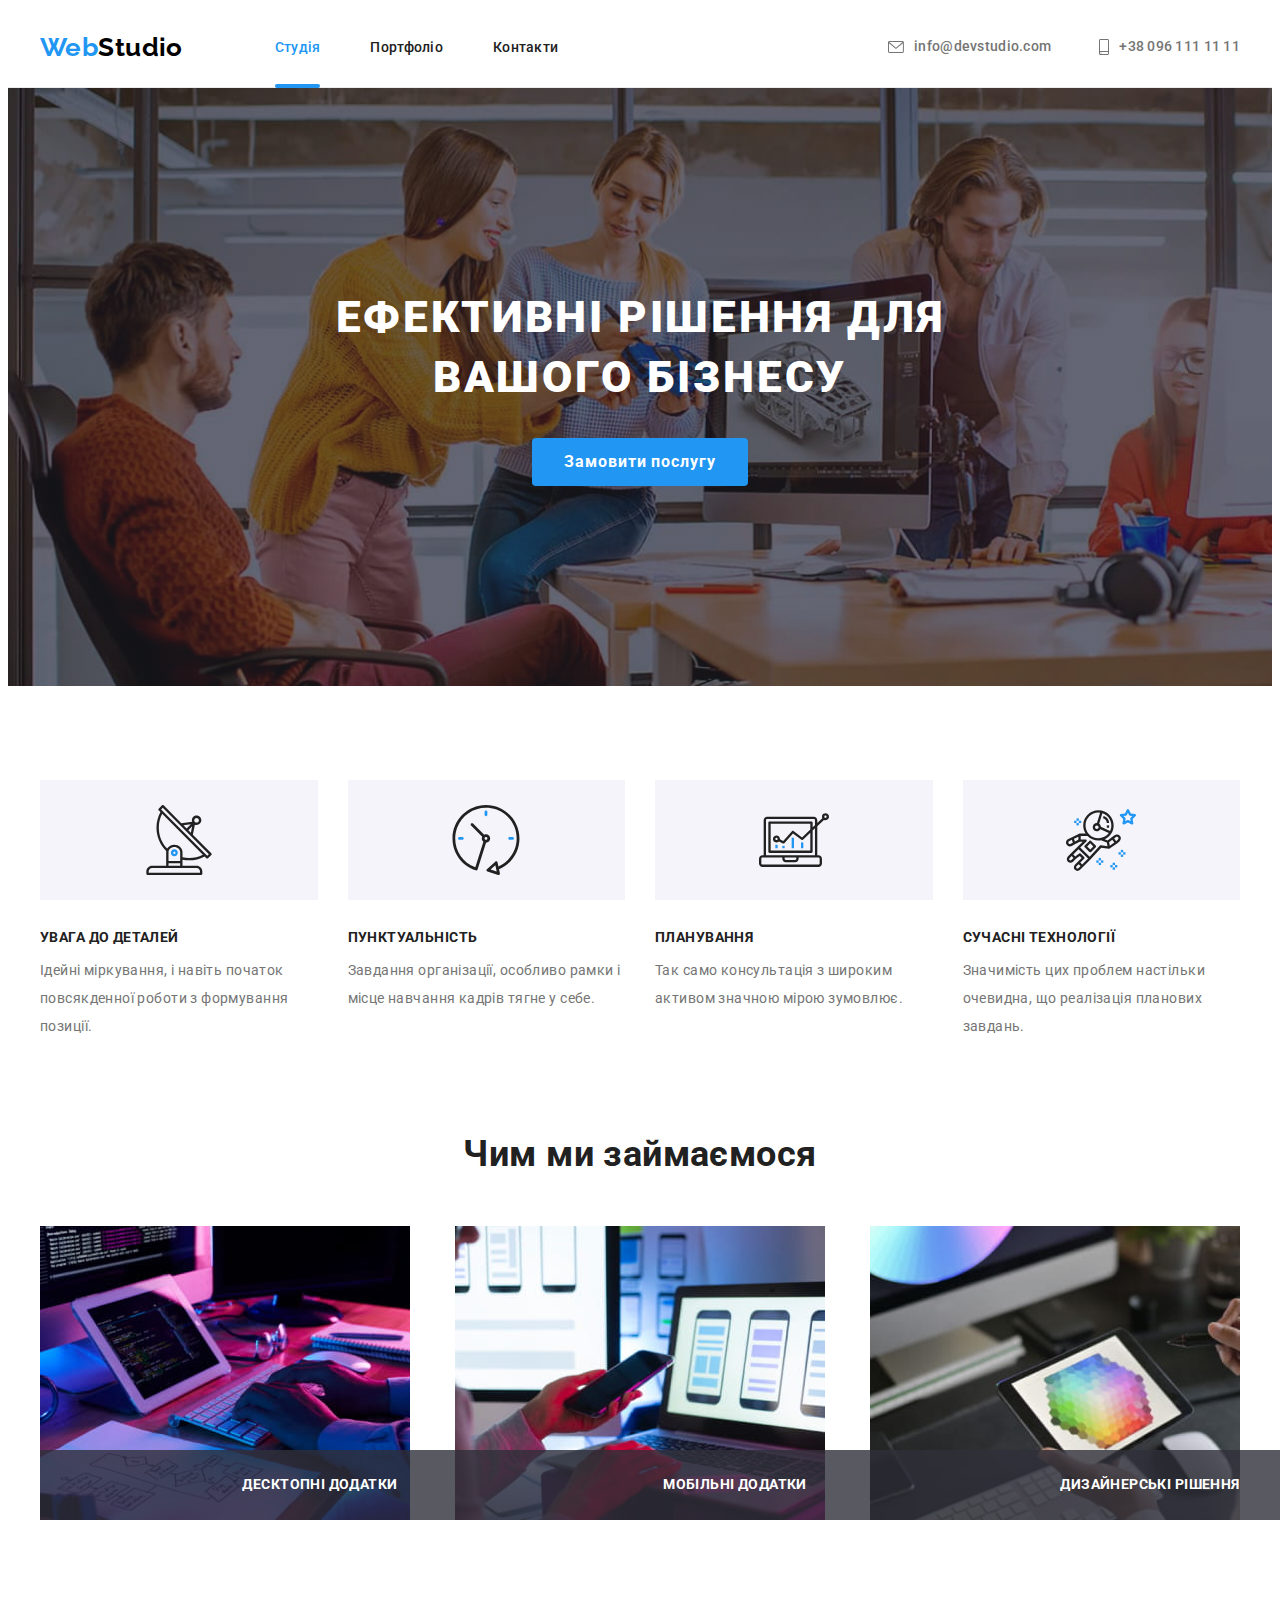
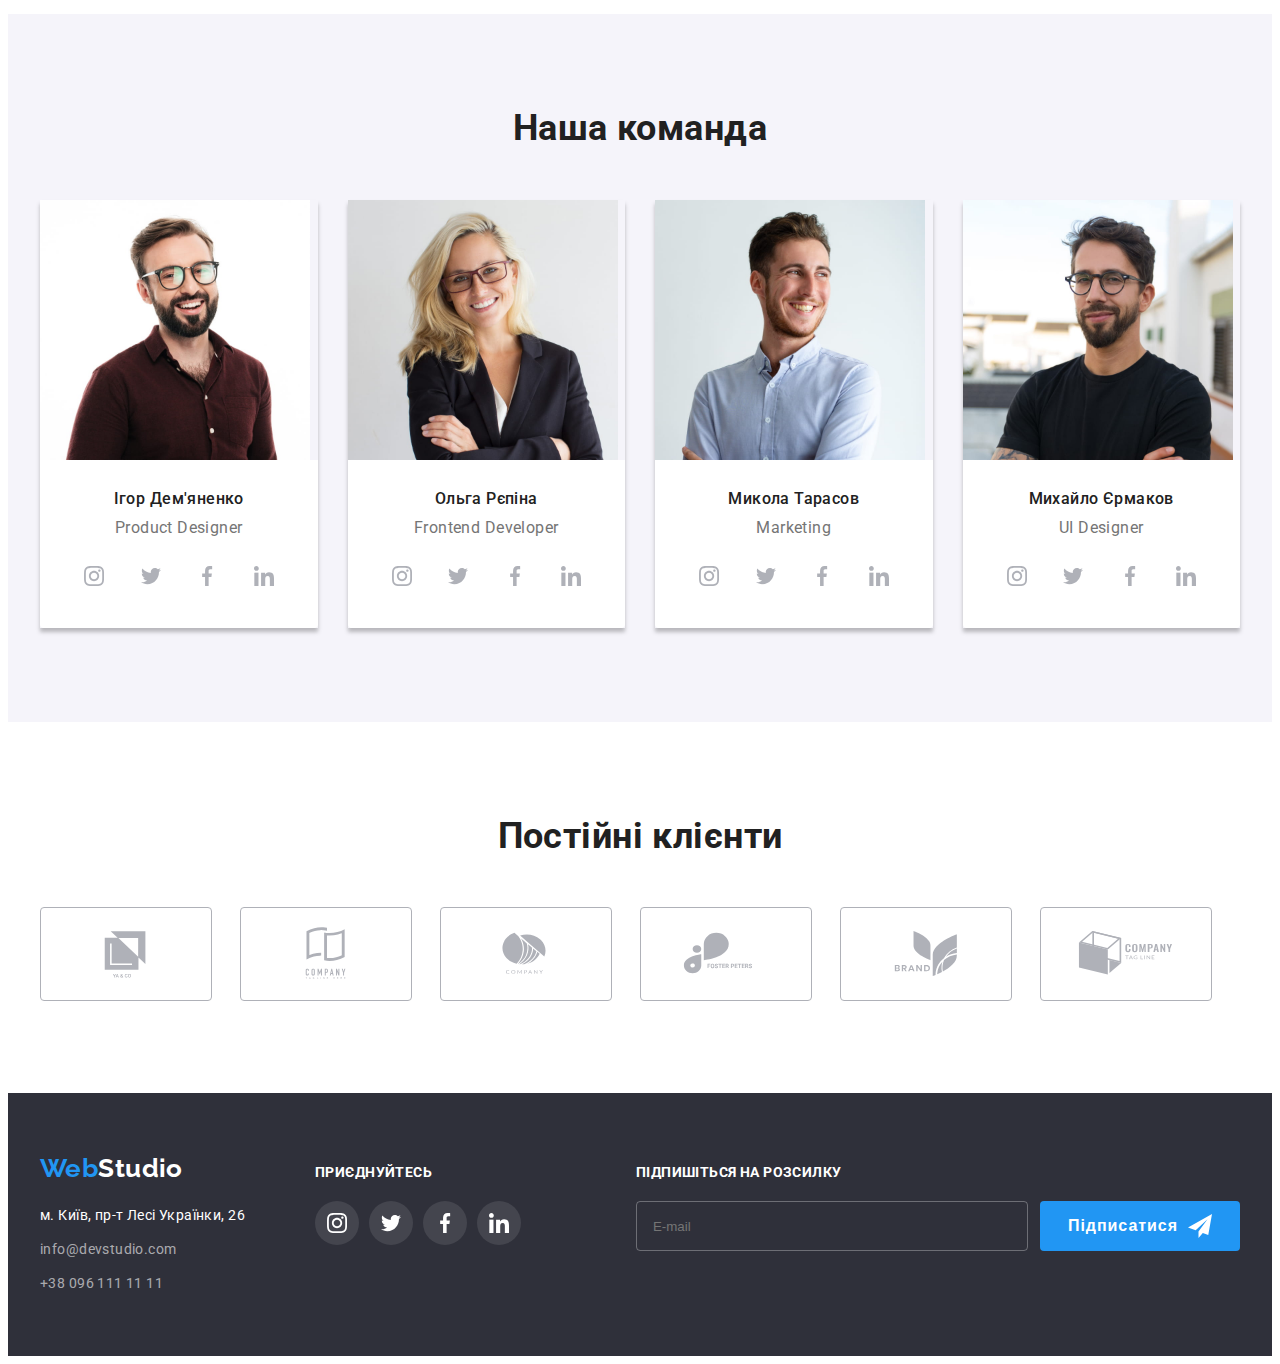
<file: index.html>
<!DOCTYPE html>
<html lang="uk">
<head>
    <meta charset="UTF-8">
    <meta http-equiv="X-UA-Compatible" content="IE=edge">
    <meta name="viewport" content="width=device-width, initial-scale=1.0">
    <title>Студія</title>
    <link rel="preconnect" href="https://fonts.googleapis.com"> 
    <link rel="preconnect" href="https://fonts.gstatic.com" crossorigin> 
    <link href="https://fonts.googleapis.com/css2?family=Raleway:wght@700&family=Roboto:wght@400;500;700;900&display=swap" rel="stylesheet">
    <link rel="stylesheet" href="https://cdnjs.cloudflare.com/ajax/libs/modern-normalize/1.1.0/modern-normalize.min.css" integrity="sha512-wpPYUAdjBVSE4KJnH1VR1HeZfpl1ub8YT/NKx4PuQ5NmX2tKuGu6U/JRp5y+Y8XG2tV+wKQpNHVUX03MfMFn9Q==" crossorigin="anonymous" referrerpolicy="no-referrer">
    <link rel="stylesheet" href="./css/styles.css">
</head>
<body>
    <header class="head">
        <div class="container head-container">
            <nav class="nav">
                <a href="./index.html" lang="en" class="link logo"><span>Web</span>Studio</a>
                <ul class="list nav-list">
                    <li class="nav-list-item">
                        <a href="./index.html" class="link nav-list-link active-page">Студія</a>
                    </li>
                    <li class="nav-list-item">
                        <a href="./portfolio.html" class="link nav-list-link">Портфоліо</a>
                    </li>
                    <li class="nav-list-item">
                        <a href="" class="link nav-list-link">Контакти</a>
                    </li>
                </ul>  
            </nav>
            <ul class="list cont-list">
                <li class="cont-list-item">
                    <a href="mailto:info@devstudio.com" class="link cont-list-link">
                        <svg class="cont-list-icon" width="16" height="12">
                            <use href="./images/sprite.svg#email"></use>
                        </svg>
                        info@devstudio.com</a>
                </li>
                <li class="cont-list-item">
                    <a href="tel:+380961111111" class="link cont-list-link">
                        <svg class="cont-list-icon" width="10" height="16">
                            <use href="./images/sprite.svg#phone"></use>
                        </svg>
                        +38 096 111 11 11</a>
                </li>
            </ul>
        </div>
        
    </header>
    <main>
        <section class="hero">
            <div class="container">
                <h1 class="main-title">Ефективні рішення для вашого бізнесу</h1>
                <button type="button" class="btn" data-modal-open>Замовити послугу</button>
            </div>
        </section>

        <section class="about section">
            <div class="container">
                <h2 class="visually-hidden">Наші особливості</h2>
                <ul class="list about-list">
                    <li class="about-list-item">
                        <div class="about-list-box">
                            <svg class="about-list-icon" width="70" height="70">
                                <use href="./images/sprite.svg#antenna"></use>
                            </svg>
                        </div>
                        <h3 class="about-list-title">УВАГА ДО ДЕТАЛЕЙ</h3>
                        <p class="about-list-text">Ідейні міркування, і навіть початок повсякденної роботи з формування позиції.</p>
                    </li>
                    <li class="about-list-item">
                        <div class="about-list-box">
                            <svg class="about-list-icon" width="70" height="70">
                                <use href="./images/sprite.svg#clock"></use>
                            </svg>
                        </div>
                        <h3 class="about-list-title">ПУНКТУАЛЬНІСТЬ</h3>
                        <p class="about-list-text">Завдання організації, особливо рамки і місце навчання кадрів тягне у себе.</p>
                    </li>
                    <li class="about-list-item">
                        <div class="about-list-box">
                            <svg class="about-list-icon" width="70" height="70">
                                <use href="./images/sprite.svg#diagram"></use>
                            </svg>
                        </div>
                        <h3 class="about-list-title">ПЛАНУВАННЯ</h3>
                        <p class="about-list-text">Так само консультація з широким активом значною мірою зумовлює.</p>
                    </li>
                    <li class="about-list-item">
                        <div class="about-list-box">
                            <svg class="about-list-icon" width="70" height="70">
                                <use href="./images/sprite.svg#astronaut"></use>
                            </svg>
                        </div>
                        <h3 class="about-list-title">СУЧАСНІ ТЕХНОЛОГІЇ</h3>
                        <p class="about-list-text">Значимість цих проблем настільки очевидна, що реалізація планових завдань.</p>
                    </li>
                </ul>
                
            </div>
        </section>

        <section class="work section">
            <div class="container">
                <h2 class="sec-title">Чим ми займаємося</h2>
                <ul class="list work-list">
                    <li class="work-list-item">
                        <img src="./images/computerwork.jpg" alt="Праця на комп'ютері" width="370" height="294">
                        <div class="work-list-box">
                            <p class="work-list-text">Десктопні додатки</p>
                        </div>
                    </li>
                    <li class="work-list-item">
                        <img src="./images/phonework.jpg" alt="Праця на телефоні" width="370" height="294">
                        <div class="work-list-box">
                            <p class="work-list-text">Мобільні додатки</p>
                        </div>
                    </li>
                    <li class="work-list-item">
                        <img src="./images/padwork.jpg" alt="Праця на планшеті" width="370" height="294">
                        <div class="work-list-box">
                            <p class="work-list-text">Дизайнерські рішення</p>
                        </div>
                    </li>
                </ul>
            </div>

        </section>

        <section class="team section">
            <div class="container">
                <h2 class="sec-title">Наша команда</h2>
                <ul class="list team-list">
                    <li class="team-list-item">
                        <img src="./images/igorphoto.jpg" alt="Фото Ігора" width="270" height="260">
                            <div class="team-list-box">
                                <h3 class="team-list-title">Ігор Дем'яненко</h3>
                                <p lang="en" class="team-list-text">Product Designer</p>
                                <ul class="list social-list">
                                    <li class="social-list-item">
                                        <a href="" class="link social-list-link social-link-instagram">
                                            <svg class="social-list-icon" width="20" height="20">
                                                <use href="./images/sprite.svg#instagram"></use>
                                            </svg>
                                        </a>
                                    </li>
                                    <li class="social-list-item">
                                        <a href="" class="link social-list-link social-link-twitter">
                                            <svg class="social-list-icon" width="20" height="20">
                                                <use href="./images/sprite.svg#twitter"></use>
                                            </svg>
                                        </a>
                                    </li>
                                    <li class="social-list-item">
                                        <a href="" class="link social-list-link socila-link-facebook">
                                            <svg class="social-list-icon" width="20" height="20">
                                                <use href="./images/sprite.svg#facebook"></use>
                                            </svg>
                                        </a>
                                    </li>
                                    <li class="social-list-item">
                                        <a href="" class="link social-list-link social-link-linkedin">
                                            <svg class="social-list-icon" width="20" height="20">
                                                <use href="./images/sprite.svg#linkedin"></use>
                                            </svg>
                                        </a>
                                    </li>
                                </ul>
                            </div>
                    </li>
                    <li class="team-list-item">
                        <img src="./images/olgaphoto.jpg" alt="Фото Ольги" width="270" height="260">
                            <div class="team-list-box">
                                <h3 class="team-list-title">Ольга Рєпіна</h3>
                                <p lang="en" class="team-list-text">Frontend Developer</p>
                                <ul class="list social-list">
                                    <li class="social-list-item">
                                        <a href="" class="link social-list-link social-link-instagram">
                                            <svg class="social-list-icon" width="20" height="20">
                                                <use href="./images/sprite.svg#instagram"></use>
                                            </svg>
                                        </a>
                                    </li>
                                    <li class="social-list-item">
                                        <a href="" class="link social-list-link social-link-twitter">
                                            <svg class="social-list-icon" width="20" height="20">
                                                <use href="./images/sprite.svg#twitter"></use>
                                            </svg>
                                        </a>
                                    </li>
                                    <li class="social-list-item">
                                        <a href="" class="link social-list-link socila-link-facebook">
                                            <svg class="social-list-icon" width="20" height="20">
                                                <use href="./images/sprite.svg#facebook"></use>
                                            </svg>
                                        </a>
                                    </li>
                                    <li class="social-list-item">
                                        <a href="" class="link social-list-link social-link-linkedin">
                                            <svg class="social-list-icon" width="20" height="20">
                                                <use href="./images/sprite.svg#linkedin"></use>
                                            </svg>
                                        </a>
                                    </li>
                                </ul>
                            </div>
                    </li>
                    <li class="team-list-item">
                        <img src="./images/mikolaphoto.jpg" alt="Фото Миколи" width="270" height="260">
                            <div class="team-list-box">
                                <h3 class="team-list-title">Микола Тарасов</h3>
                                <p lang="en" class="team-list-text">Marketing</p>
                                <ul class="list social-list">
                                    <li class="social-list-item">
                                        <a href="" class="link social-list-link social-link-instagram">
                                            <svg class="social-list-icon" width="20" height="20">
                                                <use href="./images/sprite.svg#instagram"></use>
                                            </svg>
                                        </a>
                                    </li>
                                    <li class="social-list-item">
                                        <a href="" class="link social-list-link social-link-twitter">
                                            <svg class="social-list-icon" width="20" height="20">
                                                <use href="./images/sprite.svg#twitter"></use>
                                            </svg>
                                        </a>
                                    </li>
                                    <li class="social-list-item">
                                        <a href="" class="link social-list-link socila-link-facebook">
                                            <svg class="social-list-icon" width="20" height="20">
                                                <use href="./images/sprite.svg#facebook"></use>
                                            </svg>
                                        </a>
                                    </li>
                                    <li class="social-list-item">
                                        <a href="" class="link social-list-link social-link-linkedin">
                                            <svg class="social-list-icon" width="20" height="20">
                                                <use href="./images/sprite.svg#linkedin"></use>
                                            </svg>
                                        </a>
                                    </li>
                                </ul>
                            </div>
                    </li>
                    <li class="team-list-item">
                        <img src="./images/mihailphoto.jpg" alt="Фото Михайла" width="270" height="260">
                            <div class="team-list-box">
                                <h3 class="team-list-title">Михайло Єрмаков</h3>
                                <p lang="en" class="team-list-text">UI Designer</p>
                                <ul class="list social-list">
                                    <li class="social-list-item">
                                        <a href="" class="link social-list-link social-link-instagram">
                                            <svg class="social-list-icon" width="20" height="20">
                                                <use href="./images/sprite.svg#instagram"></use>
                                            </svg>
                                        </a>
                                    </li>
                                    <li class="social-list-item">
                                        <a href="" class="link social-list-link social-link-twitter">
                                            <svg class="social-list-icon" width="20" height="20">
                                                <use href="./images/sprite.svg#twitter"></use>
                                            </svg>
                                        </a>
                                    </li>
                                    <li class="social-list-item">
                                        <a href="" class="link social-list-link socila-link-facebook">
                                            <svg class="social-list-icon" width="20" height="20">
                                                <use href="./images/sprite.svg#facebook"></use>
                                            </svg>
                                        </a>
                                    </li>
                                    <li class="social-list-item">
                                        <a href="" class="link social-list-link social-link-linkedin">
                                            <svg class="social-list-icon" width="20" height="20">
                                                <use href="./images/sprite.svg#linkedin"></use>
                                            </svg>
                                        </a>
                                    </li>
                                </ul>
                            </div>
                    </li>
                </ul>
            </div>
        </section>

        <section class="clients section">
            <div class="container">
                <h2 class="clients-title">Постійні клієнти</h2>
                <ul class="list clients-list">
                    <li class="clients-list-item">
                        <a href="" class="link clients-list-link">
                            <svg class="clients-list-icon" width="106" height="60">
                                <use href="./images/sprite.svg#client-1"></use>
                            </svg>
                        </a>
                    </li>
                    <li class="clients-list-item">
                        <a href="" class="link clients-list-link">
                            <svg class="clients-list-icon" width="106" height="60">
                                <use href="./images/sprite.svg#client-2"></use>
                            </svg>
                        </a>
                    </li>
                    <li class="clients-list-item">
                        <a href="" class="link clients-list-link">
                            <svg class="clients-list-icon" width="106" height="60">
                                <use href="./images/sprite.svg#client-3"></use>
                            </svg>
                        </a>
                    </li>
                    <li class="clients-list-item">
                        <a href="" class="link clients-list-link">
                            <svg class="clients-list-icon" width="106" height="60">
                                <use href="./images/sprite.svg#client-4"></use>
                            </svg>
                        </a>
                    </li>
                    <li class="clients-list-item">
                        <a href="" class="link clients-list-link">
                            <svg class="clients-list-icon" width="106" height="60">
                                <use href="./images/sprite.svg#client-5"></use>
                            </svg>
                        </a>
                    </li>
                    <li class="clients-list-item">
                        <a href="" class="link clients-list-link">
                            <svg class="clients-list-icon" width="106" height="60">
                                <use href="./images/sprite.svg#client-6"></use>
                            </svg>
                        </a>
                    </li>
                </ul>
            </div>

        </section>
    </main>
    <footer class="foot">
        <div class="container">
             <div class="foot-add-box">
                <a href="" lang="en" class="link logo foot-logo"><span>Web</span>Studio</a>
                <address>
                    <ul class="list foot-list">
                        <li class="foot-list-item">
                            <a href="https://goo.gl/maps/CPtrU1FHBa2aNyZL9" target="_blank" rel="noopener noreferrer" class="link foot-list-link">м. Київ, пр-т Лесі Українки, 26</a>
                        </li>
                        <li class="foot-list-item">
                            <a href="mailto:info@devstudio.com" class="link foot-list-link foot-link-col">info@devstudio.com</a>
                        </li>
                        <li class="foot-list-item">
                            <a href="tel:+380961111111" class="link foot-list-link foot-link-col">+38 096 111 11 11</a>
                        </li>
                    </ul>
        
                </address>
             </div>

             <div class="foot-social-box">
                <p class="foot-text">приєднуйтесь</p>
                <ul class="list foot-social-list">
                    <li class="foot-social-item">
                        <a href="" class="link foot-social-link">
                            <svg class="foot-social-icon" width="20" height="20">
                                <use href="./images/sprite.svg#instagram"></use>
                            </svg>
                        </a>
                    </li>
                    <li class="foot-social-item">
                        <a href="" class="link foot-social-link">
                            <svg class="foot-social-icon" width="20" height="20">
                                <use href="./images/sprite.svg#twitter"></use>
                            </svg>
                        </a>
                    </li>
                    <li class="foot-social-item">
                        <a href="" class="link foot-social-link">
                            <svg class="foot-social-icon" width="20" height="20">
                                <use href="./images/sprite.svg#facebook"></use>
                            </svg>
                        </a>
                    </li>
                    <li class="foot-social-item">
                        <a href="" class="link foot-social-link">
                            <svg class="foot-social-icon" width="20" height="20">
                                <use href="./images/sprite.svg#linkedin"></use>
                            </svg>
                        </a>
                    </li>
                </ul>

             </div>

             <form class="foot-form">
                <label for="foot-email" class="foot-form-label">Підпишіться на розсилку</label>
                <div class="foot-form-box">
                    <input type="email" class="foot-form-input" placeholder="E-mail" id="foot-email" name="user-email" required>
                    <button type="submit" class="foot-form-btn">
                        <span class="foot-form-btn-text">Підписатися</span>
                        <svg class="foot-form-btn-icon" width="24" height="24">
                            <use href="./images/sprite.svg#send-icon"></use>
                        </svg>
                    </button>
                </div>

             </form>
        </div>
    </footer>
    
    <div class="backdrop is-hidden" data-modal>
        <div class="modal">
            <p class="modal-text">Залиште свої дані, ми вам передзвонимо</p>
            <form class="modal-form">

                <label class="modal-form-label">
                    <span class="modal-form-label-text">Ім'я</span>
                    <span class="modal-form-input-wrapper">
                        <input type="text" class="modal-form-input" name="user-name" required>
                        <svg class="modal-form-input-icon" width="18" height="18">
                            <use href="./images/sprite.svg#form-person"></use>
                        </svg>
                    </span>
                </label>

                <label class="modal-form-label">
                    <span class="modal-form-label-text">Телефон</span>
                    <span class="modal-form-input-wrapper">
                        <input type="tel" class="modal-form-input" name="user-phone" required>
                        <svg class="modal-form-input-icon" width="18" height="18">
                            <use href="./images/sprite.svg#form-phone"></use>
                        </svg>
                    </span>
                </label>

                <label class="modal-form-label">
                    <span class="modal-form-label-text">Пошта</span>
                    <span class="modal-form-input-wrapper">
                        <input type="email" class="modal-form-input" name="user-email">
                        <svg class="modal-form-input-icon" width="18" height="18">
                            <use href="./images/sprite.svg#form-email"></use>
                        </svg>
                    </span>
                </label>

                <label class="modal-form-label label-textarea">
                    <span class="modal-form-label-text">Коментар</span>
                    <textarea class="modal-form-textarea" placeholder="Введіть текст" name="user-comment"></textarea>
                </label>
                
                <div class="modal-form-checkbox-wripper">
                    <input type="checkbox" class="modal-form-input-checkbox visually-hidden" id="modal-checkbox" name="accept-policy" required>
                    <label for="modal-checkbox" class="modal-form-label-checkbox">Погоджуюся з розсилкою та приймаю
                        <a href="" class="modal-form-checkbox-link">Умови договору</a>
                    </label>
                </div>
                

                <button type="submit" class="modal-form-btn">Відправити</button>
            </form>
            
            <button type="button" class="modal-close-btn" data-modal-close>
                <svg class="modal-close-icon" width="18" height="18">
                    <use href="./images/sprite.svg#close-icon"></use>
                </svg>
            </button>
        </div>
    </div>

    <script src="./js/modal.js"></script>
</body>
</html>
</file>
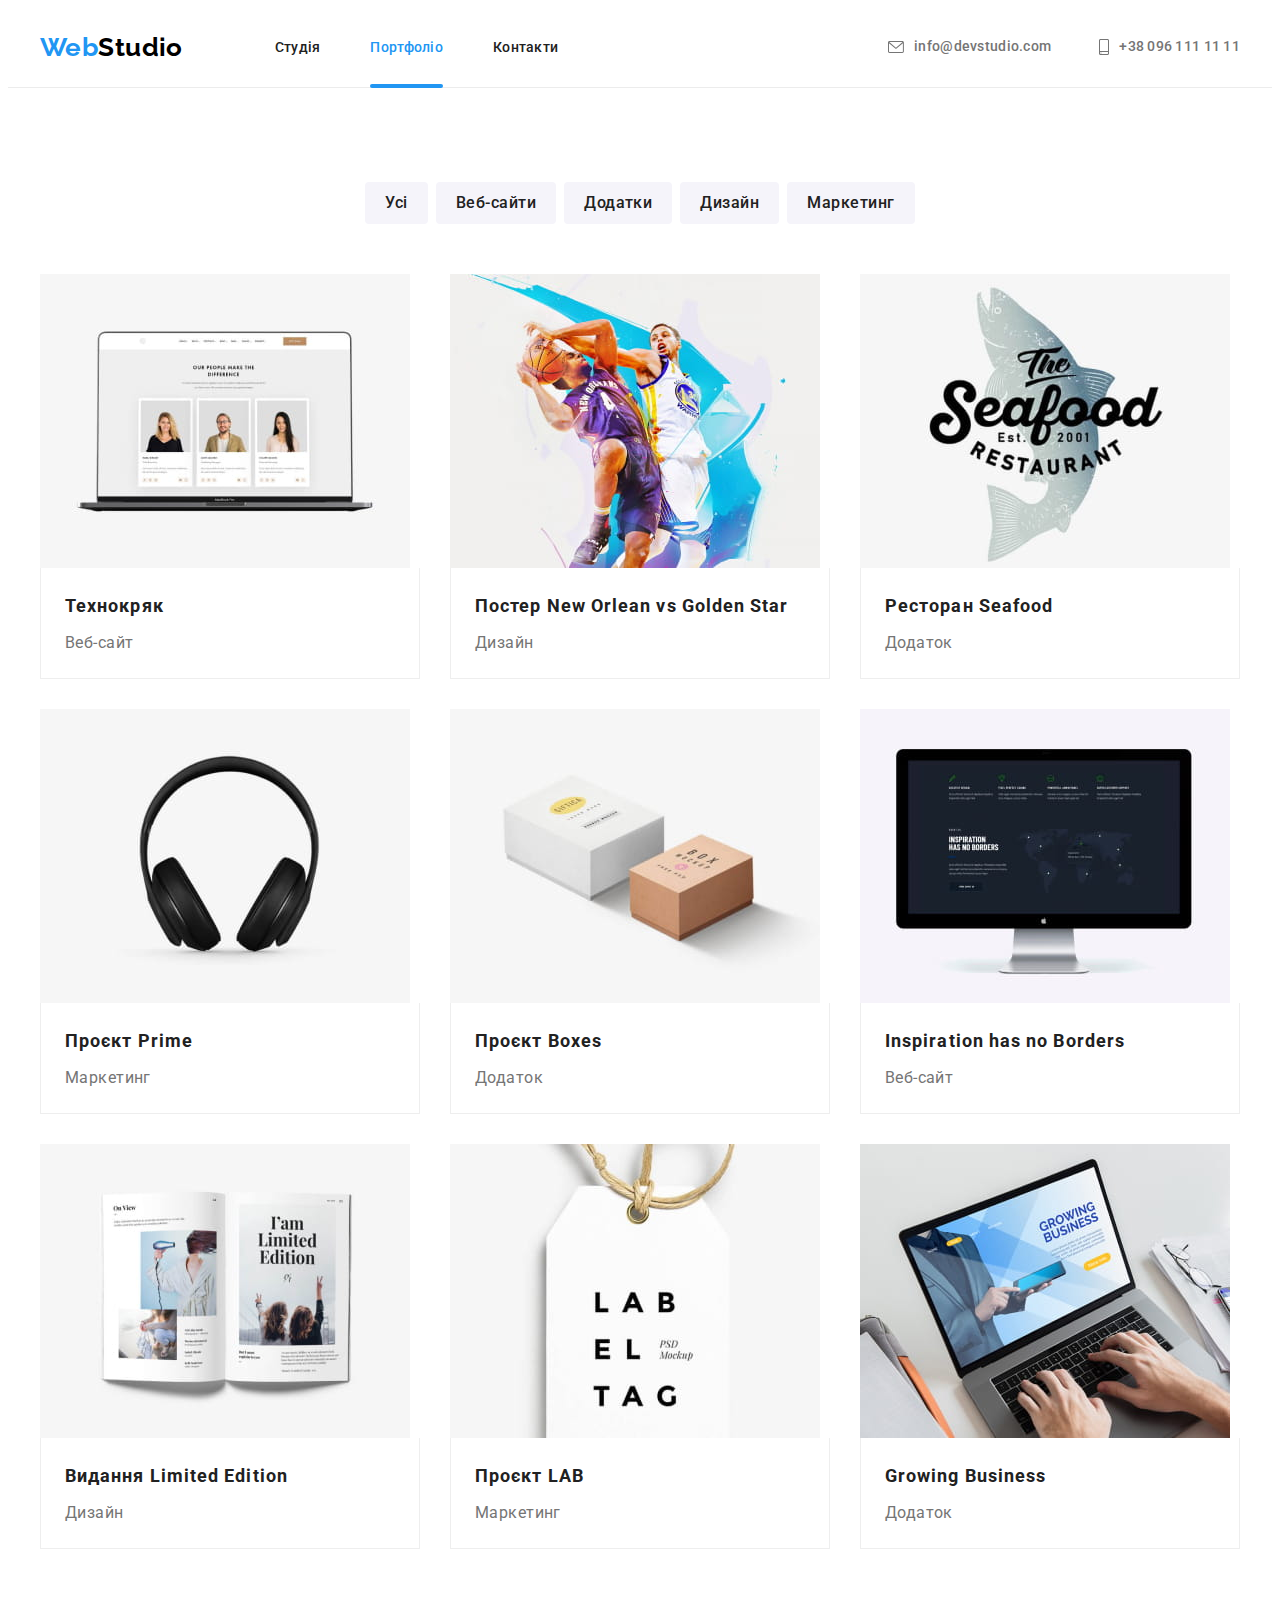
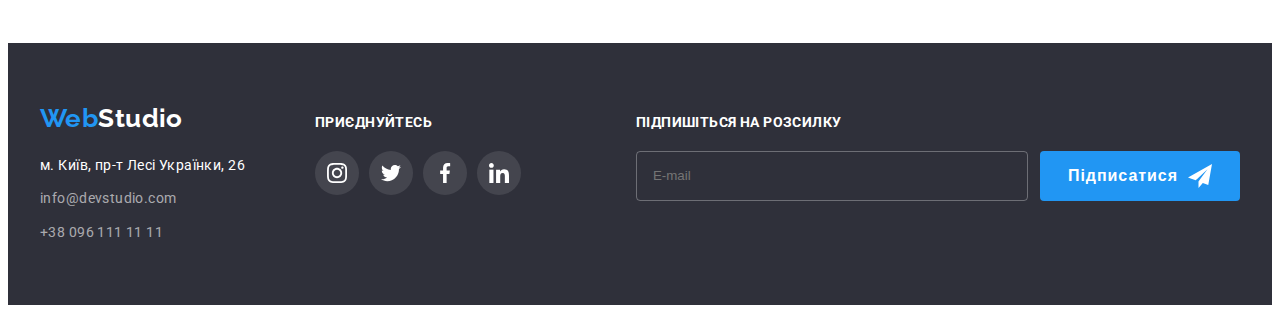
<file: portfolio.html>
<!DOCTYPE html>
<html lang="uk">
<head>
    <meta charset="UTF-8">
    <meta http-equiv="X-UA-Compatible" content="IE=edge">
    <meta name="viewport" content="width=device-width, initial-scale=1.0">
    <title>Портфоліо</title>
    <link rel="preconnect" href="https://fonts.googleapis.com"> 
    <link rel="preconnect" href="https://fonts.gstatic.com" crossorigin> 
    <link href="https://fonts.googleapis.com/css2?family=Raleway:wght@700&family=Roboto:wght@400;500;700;900&display=swap" rel="stylesheet">
    <link rel="stylesheet" href="https://cdnjs.cloudflare.com/ajax/libs/modern-normalize/1.1.0/modern-normalize.min.css" integrity="sha512-wpPYUAdjBVSE4KJnH1VR1HeZfpl1ub8YT/NKx4PuQ5NmX2tKuGu6U/JRp5y+Y8XG2tV+wKQpNHVUX03MfMFn9Q==" crossorigin="anonymous" referrerpolicy="no-referrer">
    <link rel="stylesheet" href="./css/styles.css">
</head>
<body>
    <header class="head">
        <div class="container head-container">
            <nav class="nav">
                <a href="./index.html" lang="en" class="link logo"><span>Web</span>Studio</a>
                <ul class="list nav-list">
                    <li class="nav-list-item">
                        <a href="./index.html" class="link nav-list-link">Студія</a>
                    </li>
                    <li class="nav-list-item">
                        <a href="./portfolio.html" class="link nav-list-link active-page">Портфоліо</a>
                    </li>
                    <li class="nav-list-item">
                        <a href="" class="link nav-list-link">Контакти</a>
                    </li>
                </ul>  
            </nav>
            <ul class="list cont-list">
                <li class="cont-list-item">
                    <a href="mailto:info@devstudio.com" class="link cont-list-link">
                        <svg class="cont-list-icon" width="16" height="12">
                            <use href="./images/sprite.svg#email"></use>
                        </svg>
                        info@devstudio.com</a>
                </li>
                <li class="cont-list-item">
                    <a href="tel:+380961111111" class="link cont-list-link">
                        <svg class="cont-list-icon" width="10" height="16">
                            <use href="./images/sprite.svg#phone"></use>
                        </svg>
                        +38 096 111 11 11</a>
                </li>
            </ul>
        </div>
        
    </header>
    
    <main>
        <section class="port section">
            <div class="container">
                <h1 hidden>Портфоліо</h1>
                <ul class="list port-btn-list">
                    <li class="port-btn-item">
                        <button type="button" class="port-btn">Усі</button>
                    </li>
                    <li class="port-btn-item">
                        <button type="button" class="port-btn">Веб-сайти</button>
                    </li>
                    <li class="port-btn-item">
                        <button type="button" class="port-btn">Додатки</button>
                    </li>
                    <li class="port-btn-item">
                        <button type="button" class="port-btn">Дизайн</button>
                    </li>
                    <li class="port-btn-item">
                        <button type="button" class="port-btn">Маркетинг</button>
                    </li>
                </ul>
        
                <ul class="list port-list">
                    <li class="port-list-item">
                        <a href="" class="link port-list-link">
                            <div class="port-list-overlay-box">
                                <img src="./images/tehnocryack.jpg" alt="Сторінка веб сайту" width="370" height="294">
                                <div class="port-list-overlay">
                                    <p class="port-overlay-text">Ресурс пропонує комплексні пропозиції з різним рівнем функціоналу та сервісів. Все це дозволить відвідувачу отримати вичерпні відомості про компанію чи приватну особу.</p>
                                </div>
                            </div>
                            <div class="port-list-box">
                            <h2 class="port-list-title">Технокряк</h2>
                            <p class="port-list-text">Веб-сайт</p>
                            </div>
                        </a>
                    </li>
                    <li class="port-list-item">
                        <a href="" class="link port-list-link">
                            <div class="port-list-overlay-box">
                                <img src="./images/poster.jpg" alt="Два баскетболісти на постері" width="370" height="294">
                                <div class="port-list-overlay">
                                    <p class="port-overlay-text">Ресурс пропонує комплексні пропозиції з різним рівнем функціоналу та сервісів. Все це дозволить відвідувачу отримати вичерпні відомості про компанію чи приватну особу.</p>
                                </div>
                            </div>
                            <div class="port-list-box">
                            <h2 class="port-list-title">Постер New Orlean vs Golden Star</h2>
                            <p class="port-list-text">Дизайн</p>
                            </div>
                        </a>
                    </li>
                    <li class="port-list-item">
                        <a href="" class="link port-list-link">
                            <div class="port-list-overlay-box">
                                <img src="./images/restaurant.jpg" alt="Лого рибного ресторану" width="370" height="294">
                                <div class="port-list-overlay">
                                    <p class="port-overlay-text">Ресурс пропонує комплексні пропозиції з різним рівнем функціоналу та сервісів. Все це дозволить відвідувачу отримати вичерпні відомості про компанію чи приватну особу.</p>
                                </div>
                            </div>
                            <div class="port-list-box">
                            <h2 class="port-list-title">Ресторан Seafood</h2>
                            <p class="port-list-text">Додаток</p>
                            </div>
                        </a>
                    </li>
                    <li class="port-list-item">
                        <a href="" class="link port-list-link">
                            <div class="port-list-overlay-box">
                                <img src="./images/prime.jpg" alt="Навушники" width="370" height="294">
                                <div class="port-list-overlay">
                                    <p class="port-overlay-text">Ресурс пропонує комплексні пропозиції з різним рівнем функціоналу та сервісів. Все це дозволить відвідувачу отримати вичерпні відомості про компанію чи приватну особу.</p>
                                </div>
                            </div>
                            <div class="port-list-box">
                            <h2 class="port-list-title">Проєкт Prime</h2>
                            <p class="port-list-text">Маркетинг</p>
                            </div>
                        </a>
                    </li>
                    <li class="port-list-item">
                        <a href="" class="link port-list-link">
                            <div class="port-list-overlay-box">
                                <img src="./images/boxes.jpg" alt="Коробки" width="370" height="294">
                                <div class="port-list-overlay">
                                    <p class="port-overlay-text">Ресурс пропонує комплексні пропозиції з різним рівнем функціоналу та сервісів. Все це дозволить відвідувачу отримати вичерпні відомості про компанію чи приватну особу.</p>
                                </div>
                            </div>
                            <div class="port-list-box">
                            <h2 class="port-list-title">Проєкт Boxes</h2>
                            <p class="port-list-text">Додаток</p>
                            </div>
                        </a>
                    </li>
                    <li class="port-list-item">
                        <a href="" class="link port-list-link">
                            <div class="port-list-overlay-box">
                                <img src="./images/inspiration.jpg" alt="Компьютер моноблок" width="370" height="294">
                                <div class="port-list-overlay">
                                    <p class="port-overlay-text">Ресурс пропонує комплексні пропозиції з різним рівнем функціоналу та сервісів. Все це дозволить відвідувачу отримати вичерпні відомості про компанію чи приватну особу.</p>
                                </div>
                            </div>
                            <div class="port-list-box">
                            <h2 class="port-list-title" lang="en">Inspiration has no Borders</h2>
                            <p class="port-list-text">Веб-сайт</p>
                            </div>
                        </a>
                    </li>
                    <li class="port-list-item">
                        <a href="" class="link port-list-link">
                            <div class="port-list-overlay-box">
                                <img src="./images/edition.jpg" alt="Видання журналу" width="370" height="294">
                                <div class="port-list-overlay">
                                    <p class="port-overlay-text">Ресурс пропонує комплексні пропозиції з різним рівнем функціоналу та сервісів. Все це дозволить відвідувачу отримати вичерпні відомості про компанію чи приватну особу.</p>
                                </div>
                            </div>
                            <div class="port-list-box">
                            <h2 class="port-list-title">Видання Limited Edition</h2>
                            <p class="port-list-text">Дизайн</p>
                            </div>
                        </a>
                    </li>
                    <li class="port-list-item">
                        <a href="" class="link port-list-link">
                            <div class="port-list-overlay-box">
                                <img src="./images/lab.jpg" alt="Лейба з написом лаб" width="370" height="294">
                                <div class="port-list-overlay">
                                    <p class="port-overlay-text">Ресурс пропонує комплексні пропозиції з різним рівнем функціоналу та сервісів. Все це дозволить відвідувачу отримати вичерпні відомості про компанію чи приватну особу.</p>
                                </div>
                            </div>
                            <div class="port-list-box">
                            <h2 class="port-list-title">Проєкт LAB</h2>
                            <p class="port-list-text">Маркетинг</p>
                            </div>
                        </a>
                    </li>
                    <li class="port-list-item">
                        <a href="" class="link port-list-link">
                            <div class="port-list-overlay-box">
                                <img src="./images/growing.jpg" alt="Праця за комп'ютером" width="370" height="294">
                                <div class="port-list-overlay">
                                    <p class="port-overlay-text">Ресурс пропонує комплексні пропозиції з різним рівнем функціоналу та сервісів. Все це дозволить відвідувачу отримати вичерпні відомості про компанію чи приватну особу.</p>
                                </div>
                            </div>
                            <div class="port-list-box">
                            <h2 class="port-list-title" lang="en">Growing Business</h2>
                            <p class="port-list-text">Додаток</p>
                            </div>
                        </a>
                    </li>
                   
                </ul>
            </div>
        </section>
    </main>
    
    <footer class="foot">
        <div class="container">
             <div class="foot-add-box">
                <a href="" lang="en" class="link logo foot-logo"><span>Web</span>Studio</a>
                <address>
                    <ul class="list foot-list">
                        <li class="foot-list-item">
                            <a href="https://goo.gl/maps/CPtrU1FHBa2aNyZL9" target="_blank" rel="noopener noreferrer" class="link foot-list-link">м. Київ, пр-т Лесі Українки, 26</a>
                        </li>
                        <li class="foot-list-item">
                            <a href="mailto:info@devstudio.com" class="link foot-list-link foot-link-col">info@devstudio.com</a>
                        </li>
                        <li class="foot-list-item">
                            <a href="tel:+380961111111" class="link foot-list-link foot-link-col">+38 096 111 11 11</a>
                        </li>
                    </ul>
        
                </address>
             </div>

             <div class="foot-social-box">
                <p class="foot-text">приєднуйтесь</p>
                <ul class="list foot-social-list">
                    <li class="foot-social-item">
                        <a href="" class="link foot-social-link">
                            <svg class="foot-social-icon" width="20" height="20">
                                <use href="./images/sprite.svg#instagram"></use>
                            </svg>
                        </a>
                    </li>
                    <li class="foot-social-item">
                        <a href="" class="link foot-social-link">
                            <svg class="foot-social-icon" width="20" height="20">
                                <use href="./images/sprite.svg#twitter"></use>
                            </svg>
                        </a>
                    </li>
                    <li class="foot-social-item">
                        <a href="" class="link foot-social-link">
                            <svg class="foot-social-icon" width="20" height="20">
                                <use href="./images/sprite.svg#facebook"></use>
                            </svg>
                        </a>
                    </li>
                    <li class="foot-social-item">
                        <a href="" class="link foot-social-link">
                            <svg class="foot-social-icon" width="20" height="20">
                                <use href="./images/sprite.svg#linkedin"></use>
                            </svg>
                        </a>
                    </li>
                </ul>

             </div>

             <form class="foot-form">
                <label for="foot-email" class="foot-form-label">Підпишіться на розсилку</label>
                <div class="foot-form-box">
                    <input type="email" class="foot-form-input" placeholder="E-mail" id="foot-email" name="user-name" required>
                    <button type="submit" class="foot-form-btn">
                        <span class="foot-form-btn-text">Підписатися</span>
                        <svg class="foot-form-btn-icon" width="24" height="24">
                            <use href="./images/sprite.svg#send-icon"></use>
                        </svg>
                    </button>
                </div>

             </form>
        </div>
    </footer>
    
</body>
</html>
</file>
<file: css/styles.css>
:root {
    --primary-txt-color: #212121;
    --secondary-txt-color: #757575;
    --logo-txt-color: #000000;
    --accent-color: #2196F3;
    --icon-color: #AFB1B8;
    --btn-active-color: #188CE8;
    --link-foot-color: rgba(255, 255, 255, 0.6);
    --primary-bg-color: #FFFFFF;
    --secondary-bg-color: #2F303A;
    --team-bg-color: #F5F4FA;
    --work-bg-color: rgba(47, 48, 58, 0.8);
    --modal-bg-color:  rgba(0, 0, 0, 0.2);
}
body {
    color: var(--primary-txt-color);
    font-family: "Roboto", sans-serif;
    font-size: 14px;
    letter-spacing: 0.03em;
}
h1, h2, h3, p {
    margin-top: 0;
    margin-bottom: 0;
}
ul, ol {
    margin-top: 0;
    margin-bottom: 0;
    padding-left: 0;
}
img {
    display: block;
}
address {
    font-style: normal;
}
.list {
    list-style: none;
}
.link {
    text-decoration: none;
}

/* components */
.container {
    width: 1200px;
    margin-left: auto;
    margin-right: auto;
    padding-left: 15px;
    padding-right: 15px;
}
.logo {
    color: var(--logo-txt-color);
    font-family: "Raleway", sans-serif;
    font-weight: 700;
    font-size: 26px;
    line-height: 1.19;
}
.logo span {
    color: var(--accent-color);
}
.sec-title {
    font-size: 36px;
    line-height: 1.16;
    text-align: center;
}
.section {
    padding-top: 94px;
    padding-bottom: 94px;
}

/* header */
.head {
    background-color: var(--primary-bg-color);
    padding-top: 24px;
    padding-bottom: 24px;
    border-bottom: 1px solid #ECECEC;
}
.head-container {
    display: flex;
    align-items: center;
    justify-content: space-between;
}
.nav {
    display: flex;
    align-items: center;
}
.nav-list {
    display: flex;
    align-items: center;
}
.nav .logo {
    margin-right: 92px;
}
.nav-list-item:not(:last-child) {
    margin-right: 50px;
    position: relative;
}
.nav-list-link {
    color: var(--primary-txt-color);
    font-weight: 500;
    line-height: 1.14;
    letter-spacing: 0.02em;
    transition: color 250ms cubic-bezier(0.4, 0, 0.2, 1);
    position: relative;
}
.nav-list-link:hover, .nav-list-link:focus {
    color: var(--accent-color);
}
.active-page {
    color: var(--accent-color);
}
.active-page::after {
    content: "";
    background-color: var(--accent-color);
    position: absolute;
    width: 100%;
    height: 4px;
    border-radius: 2px;
    position: absolute;
    top: 18px;
    left: 0;
    margin-top: 27px;
}
.cont-list {
   display: flex;
   align-items: center;
}
.cont-list-item:first-child {
    margin-right: 48px;
}
.cont-list-link {
    color: var(--secondary-txt-color);
    display: flex;
    align-items: center;
    font-weight: 500;
    line-height: 1.14;
    letter-spacing: 0.02em;
    transition: color 250ms cubic-bezier(0.4, 0, 0.2, 1);
}
.cont-list-link:hover, .cont-list-link:focus {
    color: var(--accent-color);
}
.cont-list-icon {
    margin-right: 10px;
    fill: var(--secondary-txt-color);
    transition: fill 250ms cubic-bezier(0.4, 0, 0.2, 1);
}
.cont-list-link:hover .cont-list-icon,
.cont-list-link:focus .cont-list-icon {
    fill: var(--accent-color);
}

/* студія main */
.hero {
    max-width: 1600px;
    margin-left: auto;
    margin-right: auto;
    background-image:linear-gradient(
        rgba(47, 48, 58, 0.4),
        rgba(47, 48, 58, 0.4)), 
        url(../images/hero-bgn.jpg);
    background-color: #C4C4C4;
    padding-top: 200px;
    padding-bottom: 200px;
    background-size: cover;
}
.main-title {
    color: var(--primary-bg-color);
    font-weight: 900;
    font-size: 44px;
    line-height: 1.36;
    letter-spacing: 0.06em;
    text-transform: uppercase;
    margin-bottom: 30px;
    width: 696px;
    margin-left: auto;
    margin-right: auto;
    text-align: center;
}
.btn {
    min-width: 216px;
    padding: 10px 22px;
    border: none;
    border-radius: 4px;
    color: var(--primary-bg-color);
    background-color: var(--accent-color);
    font-family: "Roboto", sans-serif;
    font-weight: 700;
    font-size: 16px;
    line-height: 1.8;
    letter-spacing: 0.06em;
    cursor: pointer;
    display: block;
    margin-left: auto;
    margin-right: auto;
}
.btn:active {
    background-color: var(--btn-active-color);
}

.about {
    background-color: var(--primary-bg-color);
}
.visually-hidden {
    position: absolute;
    width: 1px;
    height: 1px;
    margin: -1px;
    border: 0;
    padding: 0;
    white-space: nowrap;
    clip-path: inset(100%);
    clip: rect(0 0 0 0);
    overflow: hidden;
}
.about-list {
    display: flex;
    margin-left: -30px;
}
.about-list-item {
    flex-basis: calc((100% - 90px) / 4);
    margin-left: 30px;
}
.about-list-box {
    height: 120px;
    display: flex;
    justify-content: center;
    align-items: center;
    background-color: #F5F4FA;
    margin-bottom: 30px;
}
.about-list-title {
    font-size: 14px;
    line-height: 1.14;
    text-transform: uppercase;
    margin-bottom: 10px;
}
.about-list-text {
    color: var(--secondary-txt-color);
    line-height: 2;
}

.work.section {
    padding-top: 0;
}
.work .sec-title {
    margin-bottom: 50px;
}

.work-list {
    display: flex;
    justify-content: space-between;
}
.work-list-item {
    position: relative;
}
.work-list-box {
    position: absolute;
    bottom: 0px;
    padding: 27px 95px;
    width: 100%;
    background-color: var(--work-bg-color);
    padding: 27px, 107px;
}
.work-list-text {
    color: var(--primary-bg-color);
    font-weight: 700;
    line-height: 1.14;
    text-transform: uppercase;
    text-align: center;
    
    
}

.team {
    background-color: var(--team-bg-color);
}
.team .sec-title {
    margin-bottom: 50px;
}
.team-list {
    display: flex;
    margin-left: -30px;
}
.team-list-item {
    flex-basis: calc((100% - 120px) / 4);
    margin-left: 30px;
    box-shadow: 0px 4px 4px rgba(0, 0, 0, 0.25);
    transition: box-shadow 250ms cubic-bezier(0.4, 0, 0.2, 1);
}
.team-list-item:hover {
    box-shadow: 0px 4px 4px rgba(0, 0, 0, 0.45);
}
.team-list-box {
    background-color: var(--primary-bg-color);
    border-bottom-left-radius: 4px;
    border-bottom-right-radius: 4px;
    padding: 30px 32px;
}
.team-list-title {
    font-weight: 500;
    font-size: 16px;
    line-height: 1.18;
    text-align: center;
    margin-bottom: 10px;
}
.team-list-text {
    color: var(--secondary-txt-color);
    font-size: 16px;
    line-height: 1.18;
    text-align: center;
    margin-bottom: 16px;
}
.social-list {
    display: flex;
    justify-content: space-between;
}
.social-list-item {
    width: 44px;
    height: 44px;
}
.social-list-link {
    width: 100%;
    height: 100%;
    background-color: var(--primary-bg-color);
    border-radius: 50%;
    display: flex;
    justify-content: center;
    align-items: center;
    transition: background-color 250ms cubic-bezier(0.4, 0, 0.2, 1);
}
.social-list-icon {
    fill: var(--icon-color);
    transition: fill 250ms cubic-bezier(0.4, 0, 0.2, 1);
}
.social-list-link:hover, 
.social-list-link:focus {
    background-color: var(--accent-color);
}
.social-list-link:hover .social-list-icon, 
.social-list-link:focus .social-list-icon {
    fill: var(--primary-bg-color);
}

.clients {
    background-color: var(--primary-bg-color);
}
.clients-title {
    font-weight: 700;
    font-size: 36px;
    line-height: 1.16;
    text-align: center;
    margin-bottom: 50px;
}
.clients-list {
    display: flex;
}
.clients-list-item {
    width: 170px;
    height: 92px;
}
.clients-list-item:not(:last-child) {
    margin-right: 30px;
}
.clients-list-link {
    width: 100%;
    height: 100%;
    display: flex;
    justify-content: center;
    align-items: center;
    border: 1px solid #AFB1B8;
    border-radius: 4px;
    transition: border-color 250ms cubic-bezier(0.4, 0, 0.2, 1);
    
}
.clients-list-icon {
    fill: #AFB1B8;
    transition: fill 250ms cubic-bezier(0.4, 0, 0.2, 1);
}
.clients-list-link:hover, 
.clients-list-link:focus {
    border-color: var(--accent-color)
}
.clients-list-link:hover .clients-list-icon, 
.clients-list-link:focus .clients-list-icon {
    fill: var(--accent-color);
}




/* портфоліо main */
.port {
    background-color: var(--primary-bg-color);
}
.port-btn {
    color: var(--primary-txt-color);
    background-color: var(--team-bg-color);
    font-family: "Roboto", sans-serif;
    font-weight: 500;
    font-size: 16px;
    line-height: 1.62;
    letter-spacing: 0.03em;
    cursor: pointer;
    padding: 8px 20px;
    border: none;
    border-radius: 4px;
    transition: background-color 250ms cubic-bezier(0.4, 0, 0.2, 1), 
    color 250ms cubic-bezier(0.4, 0, 0.2, 1), 
    box-shadow 250ms cubic-bezier(0.4, 0, 0.2, 1);
}
.port-btn:hover, .port-btn:focus {
    color: var(--primary-bg-color);
    background-color: var(--accent-color);
    box-shadow: 0px 4px 4px rgba(0, 0, 0, 0.25);
}
.port-btn-list {
    display: flex;
    justify-content: center;
    margin-bottom: 50px;
}

.port-btn-item:not(:last-child) {
    margin-right: 8px;
}
.port-list {
    display: flex;
    flex-wrap: wrap;
    margin-left: -30px;
    margin-top: -30px;
}
.port-list-item {
    flex-basis: calc((100% - 90px) / 3);
    margin-left: 30px;
    margin-top: 30px;
}
.port-list-link {
    display: block;
    transition: box-shadow 250ms cubic-bezier(0.4, 0, 0.2, 1);
}
.port-list-link:hover, .port-list-link:focus {
    box-shadow: 0px 4px 4px rgba(0, 0, 0, 0.25);
}
.port-list-overlay-box {
    position: relative;
    overflow: hidden;
}
.port-list-overlay {
    background-color: rgba(33, 150, 243, 0.9);
    padding: 63px 24px;
    font-size: 18px;
    line-height: 1.56;
    position: absolute;
    width: 100%;
    height: 100%;
    top: 0;
    transform: translateY(100%);
    transition: transform 250ms cubic-bezier(0.4, 0, 0.2, 1);

}
.port-list-link:hover .port-list-overlay {
    transform: translateY(0);
}
.port-overlay-text {
    color: var(--primary-bg-color);
}
.port-list-box {
    padding: 20px 24px;
    border: 1px solid #EEEEEE;
    border-top: 0;
}
.port-list-title {
    color: var(--primary-txt-color);
    font-size: 18px;
    line-height: 2;
    letter-spacing: 0.06em;
    margin-bottom: 4px;
}
.port-list-text {
    color: var(--secondary-txt-color);
    font-size: 16px;
    line-height: 1.87;
}

/* footer */
.foot {
    background-color: var(--secondary-bg-color);
    padding: 60px 0;
}
.foot .container {
    display: flex;
    align-items: baseline;
}
.foot-logo {
    color: var(--primary-bg-color);
    display: inline-block;
    margin-bottom: 20px;
}

.foot-list-link {
    color: var(--primary-bg-color);
    line-height: 1.71;
}
.foot-link-col {
    color: var(--link-foot-color);
}
.foot-list-item:not(:last-child) {
    margin-bottom: 10px;
}
.foot-social-box {
    margin-left: 70px;
}
.foot-text {
    color: var(--primary-bg-color);
    font-style: normal;
    font-weight: 700;
    font-size: 14px;
    line-height: 1.14;
    margin-bottom: 20px;
    text-transform: uppercase;
}
.foot-social-list {
    display: flex;
}

.foot-social-item {
    width: 44px;
    height: 44px;
}
.foot-social-item:not(:last-child) {
    margin-right: 10px;
}
.foot-social-link {
    width: 44px;
    height: 44px;
    background-color: rgba(255, 255, 255, 0.1);
    border-radius: 50%;
    display: flex;
    justify-content: center;
    align-items: center;
    transition: background-color 250ms cubic-bezier(0.4, 0, 0.2, 1);
}
.foot-social-link:hover,
.foot-social-link:focus {
    background-color: var(--accent-color);
}
.foot-social-icon {
    fill: var(--primary-bg-color);
}
.foot-form {
    margin-left: auto;
}
.foot-form-label {
    display: block;
    margin-bottom: 20px;
    font-weight: 700;
    line-height: 1.14;
    text-transform: uppercase;
    color: var(--primary-bg-color);
}
.foot-form-box {
    display: flex;
}
.foot-form-input {
    background-color: transparent;
    border: 1px solid rgba(255, 255, 255, 0.3);
    border-radius: 4px;
    padding: 15px 16px;
    width: 358px;
    color: var(--primary-bg-color);
}
.foot-form-inpup::placeholder {
    font-family: 'Roboto';
    font-style: normal;
    font-weight: 400;
    font-size: 16px;
    line-height: 20px;
    letter-spacing: 0.03em;
    color: var(--link-foot-color);
}
.foot-form-btn {
    padding: 10px 28px;
    background-color: var(--accent-color);
    border: none;
    border-radius: 4px;
    margin-left: 12px;
    display: flex;
    justify-content: center;
    align-items: center;
}
.foot-form-btn-text {
    font-weight: 700;
    font-size: 16px;
    line-height: 1.88;
    letter-spacing: 0.06em;
    color: var(--primary-bg-color);
}
.foot-form-btn-icon {
    fill: var(--primary-bg-color);
    margin-left: 10px;
}
/* modal */
.backdrop {
    background-color: var(--modal-bg-color);
    position: fixed;
    top: 0;
    left: 0;
    width: 100%;
    height: 100%;
    transition: opacity 250ms cubic-bezier(0.4, 0, 0.2, 1), 
    visibility 250ms cubic-bezier(0.4, 0, 0.2, 1);
}
.backdrop.is-hidden {
    opacity: 0;
    visibility: hidden;
    pointer-events: none;
}
.backdrop.is-hidden .modal {
    transform: translate(-50%, -50%) scale(0.5);
    opacity: 0;
}
.modal {
    width: 528px;
    border-radius: 4px;
    background-color: var(--primary-bg-color);
    position: absolute;
    top: 50%;
    left: 50%;
    transform: translate(-50%, -50%) scale(1);
    opacity: 1;
    transition: transform 250ms cubic-bezier(0.4, 0, 0.2, 1), 
    opacity 250ms cubic-bezier(0.4, 0, 0.2, 1);
    padding: 40px;
    box-shadow: 0px 4px 4px rgba(0, 0, 0, 0.25);
}
.modal-close-btn {
    position: absolute;
    top: 8px;
    right: 8px;
    width: 30px;
    height: 30px;
    border: 1px solid rgba(0, 0, 0, 0.1);
    border-radius: 50%;
    background-color: var(--primary-bg-color);
    padding: 0;
    display: flex;
    justify-content: center;
    align-items: center;
    cursor: pointer;
}
.modal-close-icon {
    fill: var(--logo-txt-color);
    transition: fill 250ms cubic-bezier(0.4, 0, 0.2, 1);
}
.modal-close-btn:hover .modal-close-icon, 
.modal-close-btn:focus .modal-close-icon {
    fill: var(--accent-color);
}
.modal-text {
    font-weight: 700;
    font-size: 20px;
    line-height: 1.15;
    text-align: center;
    color: var(--primary-txt-color);
    margin-bottom: 12px;
}
.modal-form {
    
}
.modal-form-label {
    display: block;
    font-weight: 400;
    font-size: 12px;
    line-height: 1.16;
    letter-spacing: 0.01em;
    color: var(--secondary-txt-color);
    margin-bottom: 10px;
}
.modal-form-label-text {
    font-weight: 400;
    font-size: 12px;
    line-height: 1.16;
    letter-spacing: 0.01em; 
    color: var(--secondary-txt-color);
}
.modal-form-input-wrapper {
    display: block;
    position: relative;
    margin-top: 4px;

}
.modal-form-input-icon {
    fill: var(--primary-txt-color);
    position: absolute;
    top: 50%;
    transform: translateY(-50%);
    left: 12px;
    transition: fill 250ms cubic-bezier(0.4, 0, 0.2, 1);
}
.modal-form-input {
    cursor: pointer;
    width: 100%;
    height: 40px;
    border: 1px solid rgba(33, 33, 33, 0.2);
    border-radius: 4px;
    padding-left: 42px;
    outline: none;
    transition: border-color 250ms cubic-bezier(0.4, 0, 0.2, 1);
}
.modal-form-input:focus {
    border-color: var(--accent-color);
}
.modal-form-input:focus + .modal-form-input-icon {
    fill: var(--accent-color);
}

.modal-form-textarea {
    display: block;
    resize: none;
    width: 100%;
    height: 120px;
    padding: 12px 16px;
    margin-top: 4px;
    border: 1px solid rgba(33, 33, 33, 0.2);
    border-radius: 4px;
    transition: border-color 250ms cubic-bezier(0.4, 0, 0.2, 1);
}
.modal-form-label.label-textarea {
    margin-bottom: 20px;
   
}
.modal-form-textarea:focus {
    border-color: var(--accent-color);
}
.modal-form-textarea::placeholder {
    font-family: 'Roboto';
    font-style: normal;
    font-weight: 400;
    font-size: 12px;
    line-height: 1.16;
    letter-spacing: 0.01em;
    color: rgba(117, 117, 117, 0.5);
}
.modal-form-checkbox-wripper {
    margin-bottom: 30px;
    display: flex;
    justify-content: center;
}
.modal-form-label-checkbox {
    font-weight: 400;
    font-size: 14px;
    line-height: 1.7;
    color: var(--secondary-txt-color);
    display: flex;
    align-items: center;
}
.modal-form-checkbox-link {
    color: var(--accent-color);
    font-weight: 400;
    line-height: 1.7;
    margin-left: 4px;
}
.modal-form-label-checkbox::before {
    content: "";
    display: inline-block;
    background-image: url(../images/icon-check-cold.svg);
    width: 16px;
    height: 15px;
    cursor: pointer;
    margin-right: 8px;
    transition: background-image 250ms cubic-bezier(0.4, 0, 0.2, 1);
}
.modal-form-input-checkbox:checked + 
.modal-form-label-checkbox::before {
    background-image: url(../images/icon-check.svg);
}
.modal-form-input-checkbox:focus + 
.modal-form-label-checkbox::before {
    outline: 1px solid var(--accent-color)
}
.modal-form-btn {
    font-family: 'Roboto';
    font-style: normal;
    font-weight: 700;
    font-size: 16px;
    line-height: 1.9;
    letter-spacing: 0.06em;
    color: var(--primary-bg-color);
    background-color: var(--accent-color);
    border: none;
    border-radius: 4px;
    padding: 10px 52px;
    display: block;
    margin-left: auto;
    margin-right: auto;
    cursor: pointer;
    box-shadow: 0px 4px 4px rgba(0, 0, 0, 0.25);
    transition: background-color 250ms cubic-bezier(0.4, 0, 0.2, 1);
}
.modal-form-btn:hover, .modal-form-btn:focus {
    background-color: var(--btn-active-color);
}
</file>
